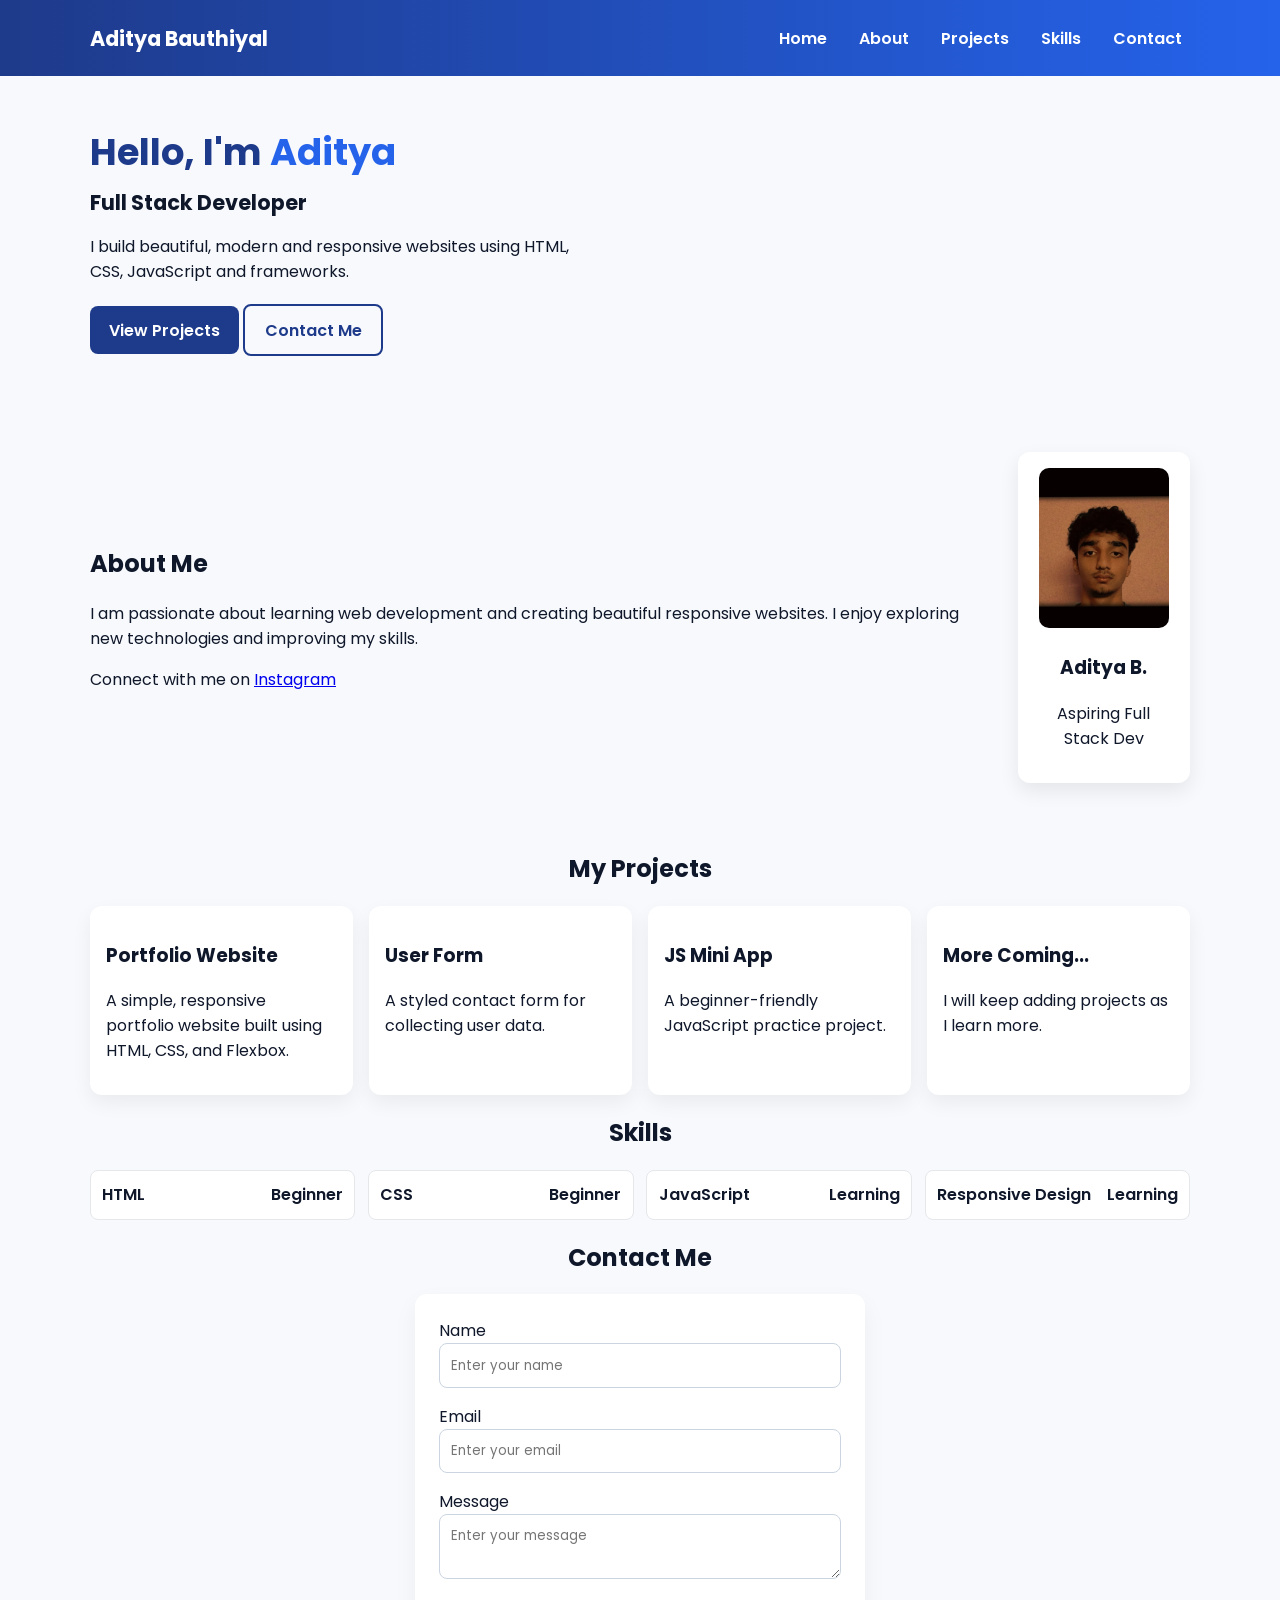
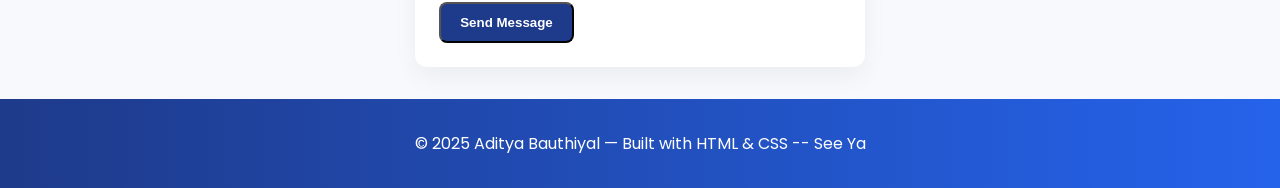
<file: Lab assign 3/index1.html>
<!DOCTYPE html>
<html lang="en">
<head>
  <meta charset="UTF-8">
  <meta name="viewport" content="width=device-width, initial-scale=1.0">
  <title>Aditya Bauthiyal - Portfolio</title>
  <link rel="stylesheet" href="style1.css">
</head>
<body>

  <!-- HEADER -->
  <header>
    <div class="container header-flex">
      <h1 class="logo">Aditya Bauthiyal</h1>

      <nav>
        <ul class="nav-links">
          <li><a href="#hero">Home</a></li>
          <li><a href="#about">About</a></li>
          <li><a href="#projects">Projects</a></li>
          <li><a href="#skills">Skills</a></li>
          <li><a href="#contact">Contact</a></li>
        </ul>
      </nav>

      <button class="menu-btn">☰</button>
    </div>
  </header>

  <!-- HERO SECTION (Flexbox) -->
   <section id="hero" class="container hero">
  <div class="hero-text">
      <h2>Hello, I'm <span class="highlight">Aditya</span></h2>
      <h3 class="role-animate">Full Stack Developer</h3>
      <p>I build beautiful, modern and responsive websites using HTML, CSS, JavaScript and frameworks.</p>

      <a href="#projects" class="btn">View Projects</a>
      <a href="#contact" class="btn-outline">Contact Me</a>
  </div>
</section>
  
  <!-- ABOUT SECTION -->
  <section id="about" class="container about">
    <div>
      <h2>About Me</h2>
      <p>I am passionate about learning web development and creating beautiful responsive websites. I enjoy exploring new technologies and improving my skills.</p>
      <p>Connect with me on  
        <a href="https://www.instagram.com/adiii7yaa" target="_blank">Instagram</a>
      </p>
    </div>

    <div class="about-card">
      <img src="ProfilePic1.jpeg" alt="Profile Small">
      <h3>Aditya B.</h3>
      <p>Aspiring Full Stack Dev</p>
    </div>
  </section>

  <!-- PROJECTS SECTION (Grid) -->
  <section id="projects" class="container">
    <h2 class="center">My Projects</h2>

    <div class="projects-grid">
      <div class="card">
        <h3>Portfolio Website</h3>
        <p>A simple, responsive portfolio website built using HTML, CSS, and Flexbox.</p>
      </div>

      <div class="card">
        <h3>User Form</h3>
        <p>A styled contact form for collecting user data.</p>
      </div>

      <div class="card">
        <h3>JS Mini App</h3>
        <p>A beginner-friendly JavaScript practice project.</p>
      </div>

      <div class="card">
        <h3>More Coming...</h3>
        <p>I will keep adding projects as I learn more.</p>
      </div>
    </div>
  </section>

  <!-- SKILLS SECTION (Grid) -->
  <section id="skills" class="container">
    <h2 class="center">Skills</h2>

    <div class="skills-grid">
      <div class="skill">HTML <span>Beginner</span></div>
      <div class="skill">CSS <span>Beginner</span></div>
      <div class="skill">JavaScript <span>Learning</span></div>
      <div class="skill">Responsive Design <span>Learning</span></div>
    </div>
  </section>

  <!-- CONTACT SECTION -->
  <section id="contact" class="container">
    <h2 class="center">Contact Me</h2>

    <form class="contact-form">
      <label>Name</label>
      <input type="text" placeholder="Enter your name" required>

      <label>Email</label>
      <input type="email" placeholder="Enter your email" required>

      <label>Message</label>
      <textarea placeholder="Enter your message" required></textarea>

      <button class="btn" type="submit">Send Message</button>
    </form>
  </section>

  <footer>
    <p>© 2025 Aditya Bauthiyal — Built with HTML & CSS -- See Ya
    </p>
  </footer>

  <script>
    // Mobile menu toggle
    const btn = document.querySelector(".menu-btn");
    const links = document.querySelector(".nav-links");

    btn.addEventListener("click", () => {
      links.classList.toggle("open");
    });
  </script>

</body>
</html>
</file>
<file: Lab assign 3/style1.css>
@import url('https://fonts.googleapis.com/css2?family=Poppins:wght@300;400;600;700&display=swap');

:root {
  --primary: #1e3a8a;
  --secondary: #2563eb;
  --accent: #facc15;
  --bg: #f7f9fc;
  --radius: 12px;
}

* {
  box-sizing: border-box;
}

body {
  margin: 0;
  font-family: 'Poppins', sans-serif;
  background: var(--bg);
  color: #0f172a;
}

.container {
  width: min(92%, 1100px);
  margin: auto;
}

/* ------------------------------
   HEADER
------------------------------ */
header {
  background: linear-gradient(90deg, var(--primary), var(--secondary));
  padding: 0.4rem 0;                /* smaller height */
  position: sticky;
  top: 0;
  z-index: 100;
}

.header-flex {
  display: flex;
  justify-content: space-between;
  align-items: center;
  padding: 0.2rem 0;
}

.logo {
  color: white;
  margin: 0;
  font-size: 1.3rem;
}

.nav-links {
  display: flex;
  list-style: none;
  gap: 1rem;
  padding: 0;
}

.nav-links a {
  color: white;
  text-decoration: none;
  font-weight: 600;
  padding: .25rem .5rem;
  position: relative;
  transition: 0.3s;
}

/* Underline animation */
.nav-links a::after {
  content: "";
  position: absolute;
  left: 0;
  bottom: -3px;
  width: 0%;
  height: 2px;
  background: var(--accent);
  transition: width 0.3s ease;
}

.nav-links a:hover::after {
  width: 100%;
}

.menu-btn {
  display: none;
  background: transparent;
  border: 0;
  font-size: 1.8rem;
  color: white;
}

/* ------------------------------
   ANIMATIONS
------------------------------ */

@keyframes fadeIn {
  from { opacity: 0; transform: translateY(20px); }
  to { opacity: 1; transform: translateY(0); }
}

section {
  animation: fadeIn 1s ease;
}

@keyframes slideIn {
  from { opacity: 0; transform: translateX(-40px); }
  to { opacity: 1; transform: translateX(0); }
}

@keyframes colorShift {
  0% { color: var(--primary); }
  50% { color: var(--secondary); }
  100% { color: var(--accent); }
}

@keyframes glowPulse {
  0% { text-shadow: 0 0 0px var(--secondary); }
  50% { text-shadow: 0 0 10px var(--secondary); }
  100% { text-shadow: 0 0 0px var(--secondary); }
}

/* ------------------------------
   HERO SECTION
------------------------------ */
.hero {
  padding: 3rem 0;
  text-align: left;
}

.hero-text h2 {
  font-size: 2.3rem;
  margin: 0;
  color: var(--primary);
  animation: slideIn 0.9s ease-out;
}

.highlight {
  color: var(--secondary);
}

.role-animate {
  font-size: 1.3rem;
  font-weight: 700;
  margin: .4rem 0 1rem;
  animation: colorShift 3s infinite linear, glowPulse 1.8s infinite ease-in-out;
}

.hero-text p {
  max-width: 500px;
  margin-bottom: 1.3rem;
}

/* ------------------------------
   BUTTONS
------------------------------ */
.btn {
  display: inline-block;
  padding: .7rem 1.2rem;
  background: var(--primary);
  color: white;
  border-radius: 8px;
  text-decoration: none;
  font-weight: 600;
  transition: 0.3s;
}

.btn:hover {
  background: var(--secondary);
  transform: translateY(-4px) scale(1.05);
}

.btn-outline {
  display: inline-block;
  padding: .7rem 1.2rem;
  border: 2px solid var(--primary);
  color: var(--primary);
  border-radius: 8px;
  text-decoration: none;
  font-weight: 600;
  transition: 0.3s;
}

.btn-outline:hover {
  background: var(--primary);
  color: white;
  transform: translateY(-4px) scale(1.05);
}

/* ------------------------------
   ABOUT SECTION
------------------------------ */
.about {
  display: flex;
  gap: 2rem;
  padding: 3rem 0;
  align-items: center;
}

.about-card {
  background: white;
  padding: 1rem;
  border-radius: var(--radius);
  text-align: center;
  width: 220px;
  box-shadow: 0 8px 20px rgba(0,0,0,0.08);
}

.about-card img {
  width: 130px;
  height: 160px;
  border-radius: 10px;
  object-fit: cover;
}

/* ------------------------------
   PROJECTS (GRID)
------------------------------ */
.center {
  text-align: center;
}

.projects-grid {
  display: grid;
  grid-template-columns: repeat(auto-fit, minmax(230px, 1fr));
  gap: 1rem;
  margin-top: 1rem;
}

.card {
  background: white;
  padding: 1rem;
  border-radius: var(--radius);
  box-shadow: 0 8px 20px rgba(0,0,0,0.06);
  transition: .3s;
}

.card:hover {
  transform: translateY(-8px) scale(1.03);
  box-shadow: 0 16px 35px rgba(0,0,0,0.12);
}

/* ------------------------------
   SKILLS (GRID)
------------------------------ */
.skills-grid {
  display: grid;
  grid-template-columns: repeat(auto-fit, minmax(160px, 1fr));
  gap: .8rem;
  margin-top: 1rem;
}

.skill {
  background: white;
  padding: .7rem;
  border-radius: 8px;
  border: 1px solid #e5e7eb;
  font-weight: 600;
  display: flex;
  justify-content: space-between;
  transition: 0.3s;
}

.skill:hover {
  transform: scale(1.05);
  background: #eef4ff;
  cursor: pointer;
}

/* ------------------------------
   CONTACT FORM
------------------------------ */
.contact-form {
  max-width: 450px;
  margin: auto;
  background: white;
  padding: 1.5rem;
  border-radius: var(--radius);
  box-shadow: 0px 10px 25px rgba(0,0,0,0.05);
}

.contact-form input,
textarea {
  width: 100%;
  padding: .7rem;
  border-radius: 8px;
  border: 1px solid #cbd5e1;
  margin-bottom: 1rem;
  font-family: inherit;
}

textarea {
  resize: vertical;
}

/* ------------------------------
   FOOTER
------------------------------ */
footer {
  background: linear-gradient(90deg, var(--primary), var(--secondary));
  padding: 1rem 0;
  text-align: center;
  color: white;
  margin-top: 2rem;
}

/* ------------------------------
   RESPONSIVE
------------------------------ */
@media (max-width: 768px) {
  .hero,
  .about {
    flex-direction: column;
    text-align: center;
  }

  .nav-links {
    display: none;
    flex-direction: column;
    background: rgba(255,255,255,0.15);
    padding: 1rem;
    border-radius: var(--radius);
    margin-top: .5rem;
  }

  .nav-links.open {
    display: block;
  }

  .menu-btn {
    display: block;
  }
}
</file>
